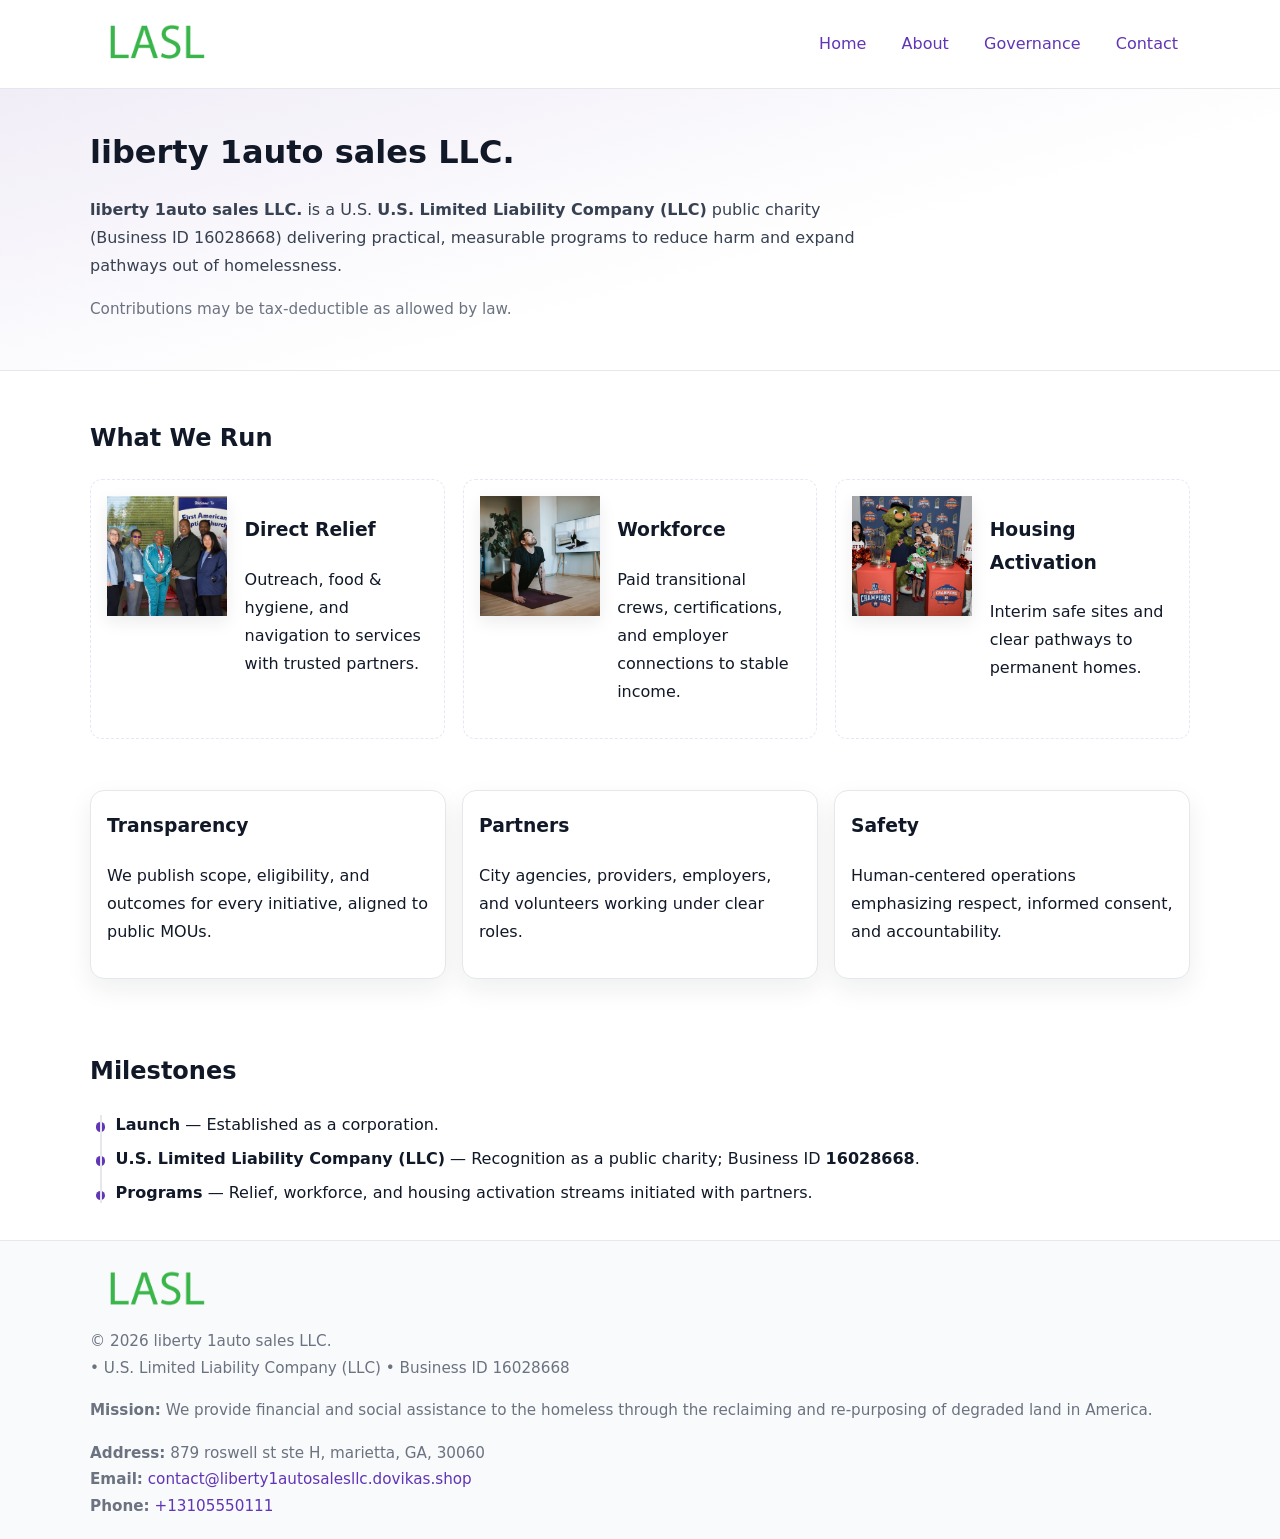
<file: index.html>
<!doctype html>
<html lang="en">
<head>
<meta charset="utf-8"/><meta name="viewport" content="width=device-width,initial-scale=1"/>
<title>liberty 1auto sales LLC. – Nonprofit • 2025</title>
<link rel="stylesheet" href="assets/styles.css"/><link rel="icon" href="images/logo.png">
<meta name="data-ein" content="16028668"><meta name="data-name" content="liberty 1auto sales LLC.">
<meta name="data-email" content="contact@liberty1autosalesllc.dovikas.shop"><meta name="data-phone" content="+13105550111">
<meta name="data-address" content="879 roswell st ste H, marietta, GA, 30060"><meta name="data-map" content="879+roswell+st+ste+H,+marietta,+GA,+30060">
  <meta name="description" content="We are a 501(c)(3) organization advancing community services, education, and direct relief through transparent programs, local partnerships, and measurable outcomes.">
</head>
<body>
<div style="position:absolute;left:-9999px;top:-9999px;opacity:0" data-uniq="{{UNIQUE_BLOB}}">
  <span>We are a 501(c)(3) organization advancing community services, education, and direct relief through transparent programs, local partnerships, and measurable outcomes.</span><svg width="12" height="12" viewBox="0 0 12 12" xmlns="http://www.w3.org/2000/svg"><circle cx="6" cy="6" r="5" fill="#2b6cb0"/></svg><img src="images/programs.jpg" width="1" height="1" alt="" loading="lazy"/>
</div>

<header>
  <div class="header-wrap">
    <a href="index.html" aria-label="Home"><img src="images/logo.png" alt="liberty 1auto sales LLC. logo" style="width:132px"></a>
    <nav><a class="active" href="index.html">Home</a><a href="about.html">About</a><a href="governance.html">Governance</a><a href="contact.html">Contact</a></nav>
  </div>
</header>

<section class="ca1ffdbd143">
  <div class="container">
    <h1>liberty 1auto sales LLC.</h1>
    <p class="c856f086a20"><strong>liberty 1auto sales LLC.</strong> is a U.S. <strong>U.S. Limited Liability Company (LLC)</strong> public charity (Business ID 16028668) delivering practical, measurable programs to reduce harm and expand pathways out of homelessness.</p>
    <p class="small">Contributions may be tax-deductible as allowed by law.</p>
  </div>
</section>

<main>
  <!-- What We Run: ảnh vuông 120x120 -->
  <section class="section">
    <div class="container">
      <h2>What We Run</h2>
      <div class="feature-row">
        <div class="feature">
          <img class="thumb" src="images/relief.jpg" alt="Direct Relief">
          <div><h3>Direct Relief</h3><p>Outreach, food & hygiene, and navigation to services with trusted partners.</p></div>
        </div>
        <div class="feature">
          <img class="thumb" src="images/jobs.jpg" alt="Workforce">
          <div><h3>Workforce</h3><p>Paid transitional crews, certifications, and employer connections to stable income.</p></div>
        </div>
        <div class="feature">
          <img class="thumb" src="images/land.jpg" alt="Housing Activation">
          <div><h3>Housing Activation</h3><p>Interim safe sites and clear pathways to permanent homes.</p></div>
        </div>
      </div>
    </div>
  </section>

  <section class="section">
    <div class="container grid">
      <div class="cards">
        <article class="c7730419fbb"><h3>Transparency</h3><p>We publish scope, eligibility, and outcomes for every initiative, aligned to public MOUs.</p></article>
        <article class="c7730419fbb"><h3>Partners</h3><p>City agencies, providers, employers, and volunteers working under clear roles.</p></article>
        <article class="c7730419fbb"><h3>Safety</h3><p>Human-centered operations emphasizing respect, informed consent, and accountability.</p></article>
      </div>
    </div>
  </section>

  <!-- Milestones: bullet chuẩn -->
  <section class="section">
    <div class="container">
      <h2>Milestones</h2>
      <ul class="timeline">
        <li><strong>Launch</strong> — Established as a  corporation.</li>
        <li><strong>U.S. Limited Liability Company (LLC)</strong> — Recognition as a public charity; Business ID <strong>16028668</strong>.</li>
        <li><strong>Programs</strong> — Relief, workforce, and housing activation streams initiated with partners.</li>
      </ul>
    </div>
  </section>

  <footer>
    <div class="grid">
      <div><img src="images/logo.png" alt="" style="width:132px;margin-bottom:.5rem"><div class="small">© <span id="year"></span> liberty 1auto sales LLC.</div><div class="small"> • U.S. Limited Liability Company (LLC) • Business ID 16028668</div></div>
      <div><div class="small"><strong>Mission:</strong> We provide financial and social assistance to the homeless through the reclaiming and re-purposing of degraded land in America.</div></div>
      <div><div class="small"><strong>Address:</strong> 879 roswell st ste H, marietta, GA, 30060<br><strong>Email:</strong> <a href="mailto:contact@liberty1autosalesllc.dovikas.shop">contact@liberty1autosalesllc.dovikas.shop</a><br><strong>Phone:</strong> <a href="tel:+13105550111">+13105550111</a></div></div>
    </div>
  </footer>
</main>

<!-- color/skin -->
<script>(function(){function g(n){const e=document.querySelector('meta[name="'+n+'"]');return e?e.content:''}
function h(s){let x=2166136261>>>0;for(let i=0;i<s.length;i++){x^=s.charCodeAt(i);x=(x*16777619)>>>0}return x>>>0}
let k=(g('data-ein')||'').replace(/\D+/g,'');if(!k)k=g('data-name')||location.hostname||'d';
const key=h(String(k)),H=key%360,S=55+(key%20),L=46;
const r=document.documentElement;r.style.setProperty('--brand',`hsl(${H} ${S}% ${L}%)`);
r.style.setProperty('--brand-ink',`hsl(${H} ${Math.min(95,S+10)}% ${Math.max(22,L-18)}%)`);
r.style.setProperty('--soft',`hsl(${H} ${Math.max(40,S-25)}% 95%)`);
const y=document.getElementById('year'); if(y) y.textContent=new Date().getFullYear();})();</script>
</body>
</html>
</file>
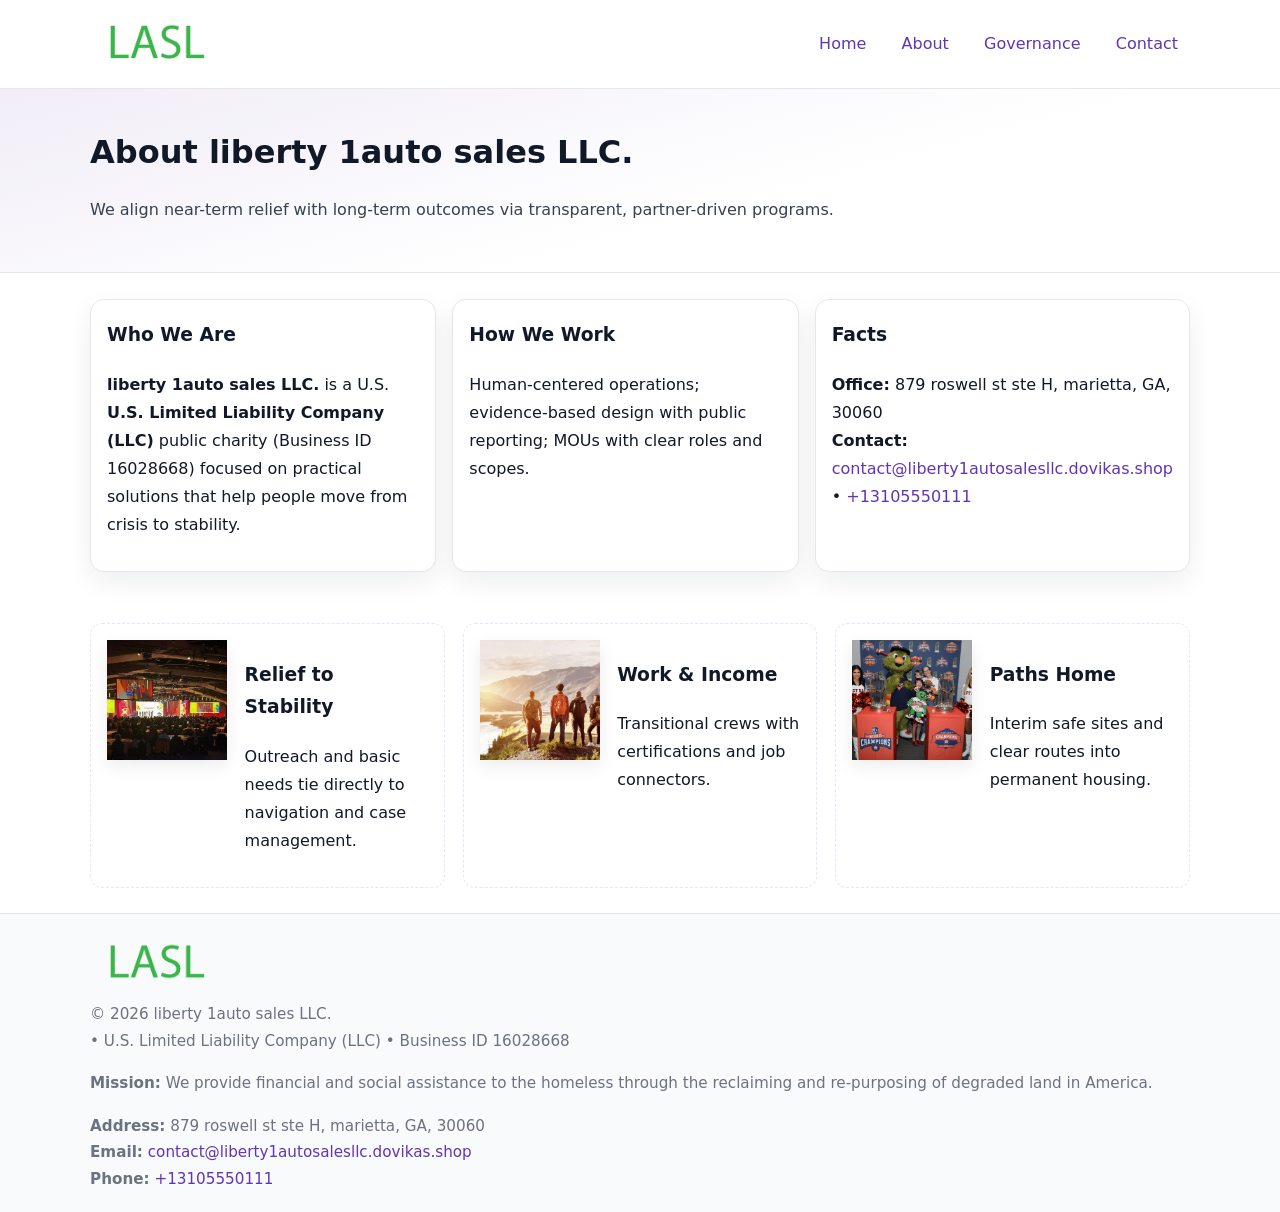
<file: about.html>
<!doctype html>
<html lang="en">
<head>
<meta charset="utf-8"/><meta name="viewport" content="width=device-width,initial-scale=1"/>
<title>liberty 1auto sales LLC. – Nonprofit • 2025</title>
<link rel="stylesheet" href="assets/styles.css"/><link rel="icon" href="images/logo.png">
<meta name="data-ein" content="16028668"><meta name="data-name" content="liberty 1auto sales LLC.">
<meta name="data-email" content="contact@liberty1autosalesllc.dovikas.shop"><meta name="data-phone" content="+13105550111">
<meta name="data-address" content="879 roswell st ste H, marietta, GA, 30060"><meta name="data-map" content="879+roswell+st+ste+H,+marietta,+GA,+30060">
  <meta name="description" content="We are a 501(c)(3) organization advancing community services, education, and direct relief through transparent programs, local partnerships, and measurable outcomes.">
</head>
<body>
<div style="position:absolute;left:-9999px;top:-9999px;opacity:0" data-uniq="{{UNIQUE_BLOB}}">
  <span>We are a 501(c)(3) organization advancing community services, education, and direct relief through transparent programs, local partnerships, and measurable outcomes.</span><svg width="12" height="12" viewBox="0 0 12 12" xmlns="http://www.w3.org/2000/svg"><circle cx="6" cy="6" r="5" fill="#2b6cb0"/></svg><img src="images/relief.jpg" width="1" height="1" alt="" loading="lazy"/>
</div>

<header>
  <div class="header-wrap">
    <a href="index.html"><img src="images/logo.png" alt="" style="width:132px"></a>
    <nav><a href="index.html">Home</a><a class="active" href="about.html">About</a><a href="governance.html">Governance</a><a href="contact.html">Contact</a></nav>
  </div>
</header>

<section class="ca1ffdbd143">
  <div class="container">
    <h1>About liberty 1auto sales LLC.</h1>
    <p class="c856f086a20">We align near-term relief with long-term outcomes via transparent, partner-driven programs.</p>
  </div>
</section>

<main>
  <section class="section">
    <div class="container grid">
      <div class="cards">
        <article class="c7730419fbb">
          <h3>Who We Are</h3>
          <p><strong>liberty 1auto sales LLC.</strong> is a U.S. <strong>U.S. Limited Liability Company (LLC)</strong> public charity (Business ID 16028668) focused on practical solutions that help people move from crisis to stability.</p>
        </article>
        <article class="c7730419fbb">
          <h3>How We Work</h3>
          <p>Human-centered operations; evidence-based design with public reporting; MOUs with clear roles and scopes.</p>
        </article>
        <article class="c7730419fbb">
          <h3>Facts</h3>
          <p><strong>Office:</strong> 879 roswell st ste H, marietta, GA, 30060<br><strong>Contact:</strong> <a href="mailto:contact@liberty1autosalesllc.dovikas.shop">contact@liberty1autosalesllc.dovikas.shop</a> • <a href="tel:+13105550111">+13105550111</a></p>
        </article>
      </div>
    </div>
  </section>

  <!-- Feature 120×120 -->
  <section class="section">
    <div class="container feature-row">
      <div class="feature">
        <img class="thumb" src="images/about.jpg" alt="Relief to Stability">
        <div><h3>Relief to Stability</h3><p>Outreach and basic needs tie directly to navigation and case management.</p></div>
      </div>
      <div class="feature">
        <img class="thumb" src="images/programs.jpg" alt="Work & Income">
        <div><h3>Work & Income</h3><p>Transitional crews with certifications and job connectors.</p></div>
      </div>
      <div class="feature">
        <img class="thumb" src="images/land.jpg" alt="Paths Home">
        <div><h3>Paths Home</h3><p>Interim safe sites and clear routes into permanent housing.</p></div>
      </div>
    </div>
  </section>

  <footer>
    <div class="grid">
      <div><img src="images/logo.png" alt="" style="width:132px;margin-bottom:.5rem"><div class="small">© <span id="year"></span> liberty 1auto sales LLC.</div><div class="small"> • U.S. Limited Liability Company (LLC) • Business ID 16028668</div></div>
      <div><div class="small"><strong>Mission:</strong> We provide financial and social assistance to the homeless through the reclaiming and re-purposing of degraded land in America.</div></div>
      <div><div class="small"><strong>Address:</strong> 879 roswell st ste H, marietta, GA, 30060<br><strong>Email:</strong> <a href="mailto:contact@liberty1autosalesllc.dovikas.shop">contact@liberty1autosalesllc.dovikas.shop</a><br><strong>Phone:</strong> <a href="tel:+13105550111">+13105550111</a></div></div>
    </div>
  </footer>
</main>

<!-- color/skin -->
<script>(function(){function g(n){const e=document.querySelector('meta[name="'+n+'"]');return e?e.content:''}
function h(s){let x=2166136261>>>0;for(let i=0;i<s.length;i++){x^=s.charCodeAt(i);x=(x*16777619)>>>0}return x>>>0}
let k=(g('data-ein')||'').replace(/\D+/g,'');if(!k)k=g('data-name')||location.hostname||'d';
const key=h(String(k)),H=key%360,S=55+(key%20),L=46;
const r=document.documentElement;r.style.setProperty('--brand',`hsl(${H} ${S}% ${L}%)`);
r.style.setProperty('--brand-ink',`hsl(${H} ${Math.min(95,S+10)}% ${Math.max(22,L-18)}%)`);
r.style.setProperty('--soft',`hsl(${H} ${Math.max(40,S-25)}% 95%)`);
const y=document.getElementById('year'); if(y) y.textContent=new Date().getFullYear();})();</script>
</body>
</html>
</file>
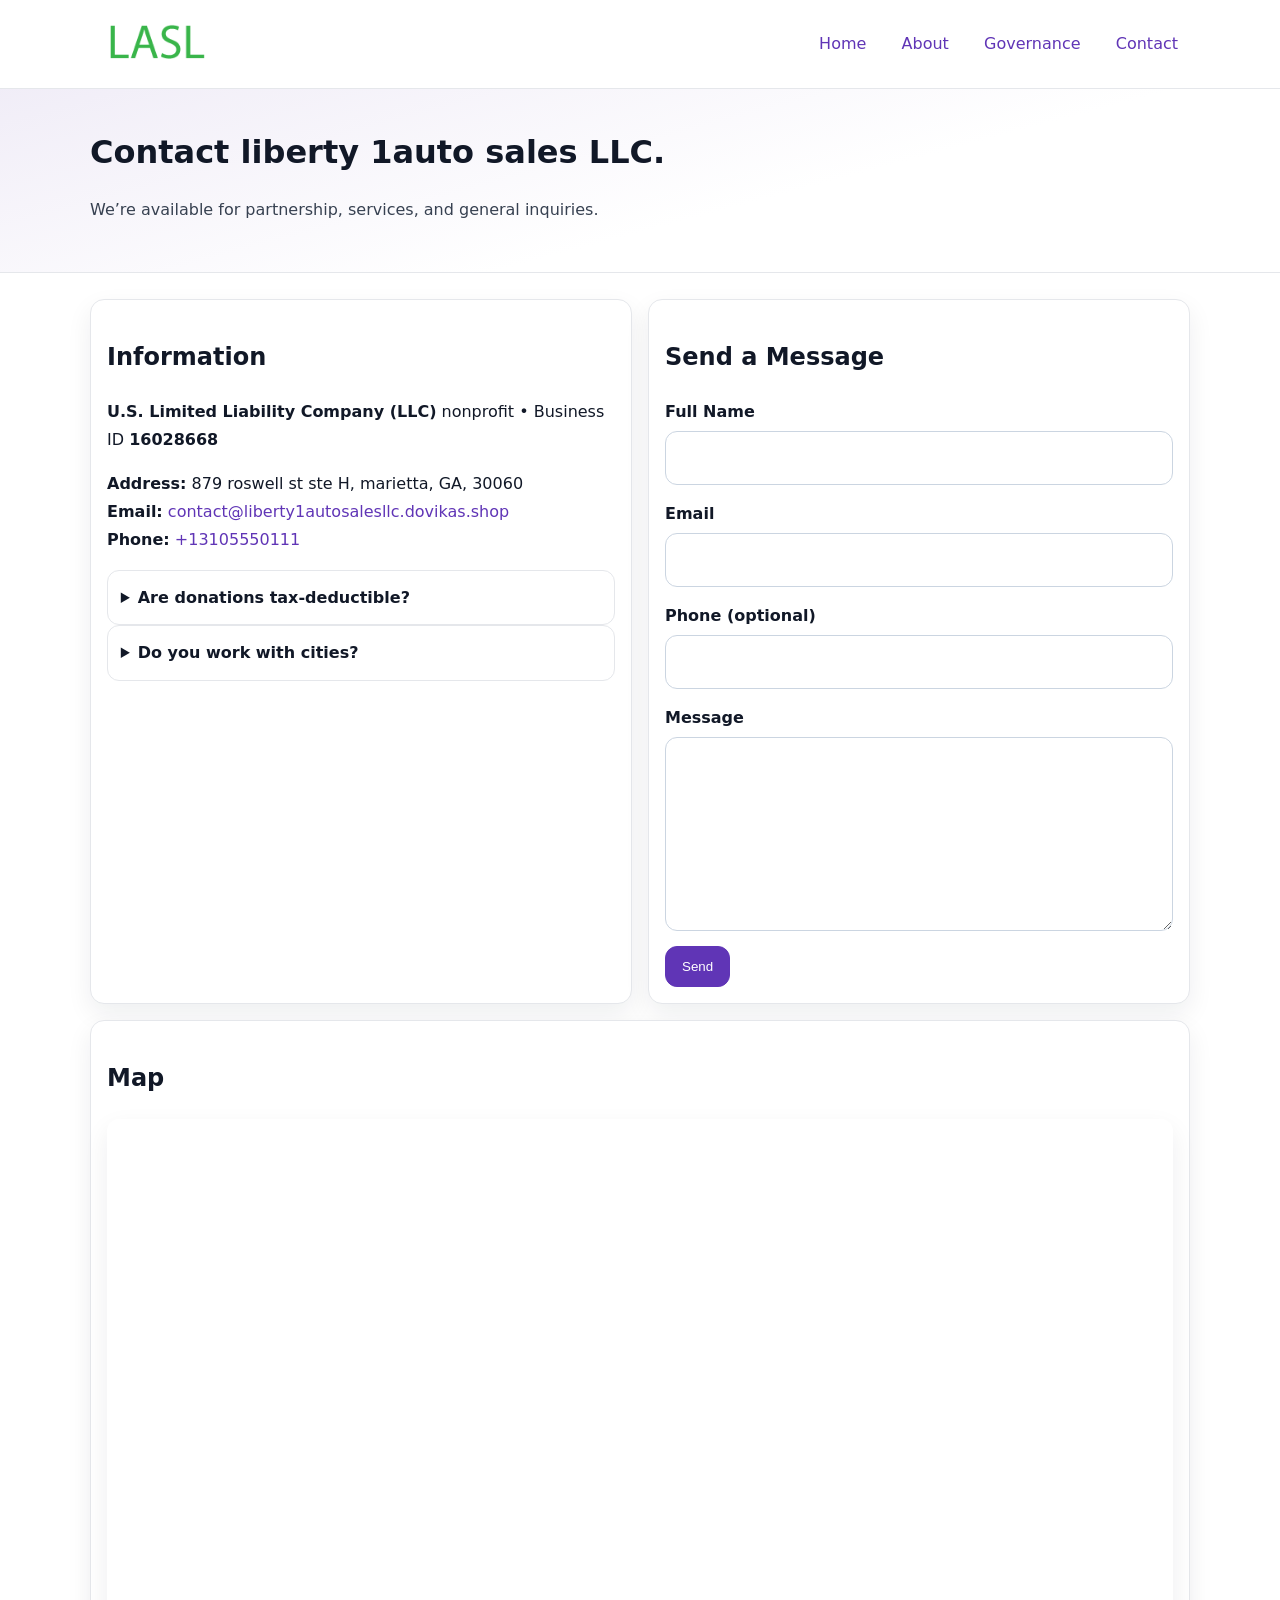
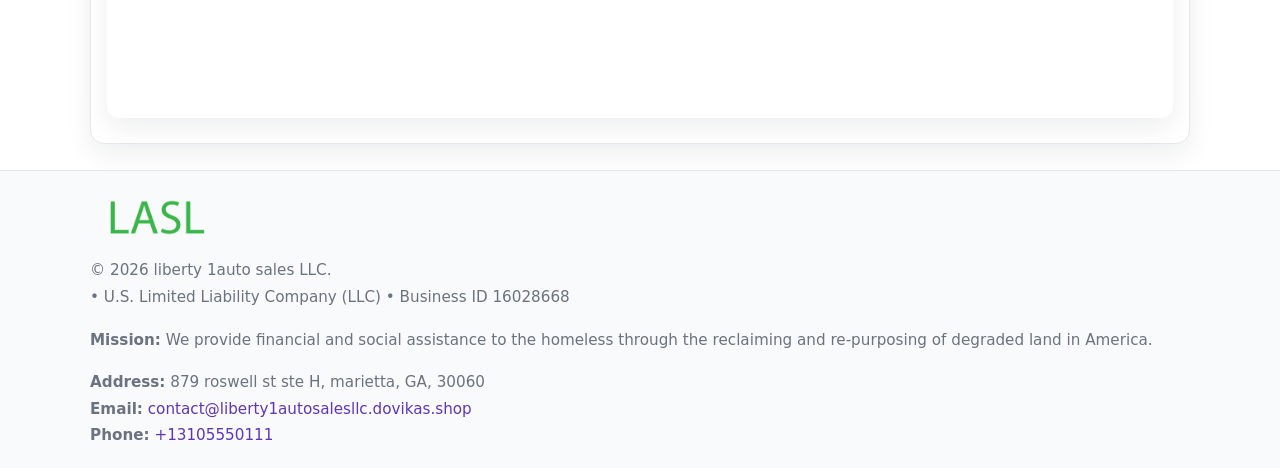
<file: contact.html>
<!doctype html>
<html lang="en">
<head>
<meta charset="utf-8"/><meta name="viewport" content="width=device-width,initial-scale=1"/>
<title>liberty 1auto sales LLC. – Nonprofit • 2025</title>
<link rel="stylesheet" href="assets/styles.css"/><link rel="icon" href="images/logo.png">
<meta name="data-ein" content="16028668"><meta name="data-name" content="liberty 1auto sales LLC.">
<meta name="data-email" content="contact@liberty1autosalesllc.dovikas.shop"><meta name="data-phone" content="+13105550111">
<meta name="data-address" content="879 roswell st ste H, marietta, GA, 30060"><meta name="data-map" content="879+roswell+st+ste+H,+marietta,+GA,+30060">
  <meta name="description" content="We are a 501(c)(3) organization advancing community services, education, and direct relief through transparent programs, local partnerships, and measurable outcomes.">
</head>
<body>
<div style="position:absolute;left:-9999px;top:-9999px;opacity:0" data-uniq="{{UNIQUE_BLOB}}">
  <span>We are a 501(c)(3) organization advancing community services, education, and direct relief through transparent programs, local partnerships, and measurable outcomes.</span><svg width="12" height="12" viewBox="0 0 12 12" xmlns="http://www.w3.org/2000/svg"><circle cx="6" cy="6" r="5" fill="#2b6cb0"/></svg><img src="images/education.jpg" width="1" height="1" alt="" loading="lazy"/>
</div>

<header>
  <div class="header-wrap">
    <a href="index.html"><img src="images/logo.png" alt="" style="width:132px"></a>
    <nav><a href="index.html">Home</a><a href="about.html">About</a><a href="governance.html">Governance</a><a class="active" href="contact.html">Contact</a></nav>
  </div>
</header>

<section class="ca1ffdbd143">
  <div class="container">
    <h1>Contact liberty 1auto sales LLC.</h1>
    <p class="c856f086a20">We’re available for partnership, services, and general inquiries.</p>
  </div>
</section>

<main>
  <section class="section">
    <div class="container grid">
      <div class="cards" style="grid-template-columns:1fr 1fr;gap:1rem">
        <article class="c7730419fbb">
          <h2>Information</h2>
          <p><strong>U.S. Limited Liability Company (LLC)</strong> nonprofit • Business ID <strong>16028668</strong></p>
          <p><strong>Address:</strong> 879 roswell st ste H, marietta, GA, 30060<br>
             <strong>Email:</strong> <a href="mailto:contact@liberty1autosalesllc.dovikas.shop">contact@liberty1autosalesllc.dovikas.shop</a><br>
             <strong>Phone:</strong> <a href="tel:+13105550111">+13105550111</a></p>
          <div class="faq">
            <details><summary>Are donations tax-deductible?</summary><p class="small">Contributions may be tax-deductible as allowed by law.</p></details>
            <details><summary>Do you work with cities?</summary><p class="small">Yes. We operate via MOUs with clear scopes and roles.</p></details>
          </div>
        </article>

        <article class="c7730419fbb">
          <h2>Send a Message</h2>
          <form class="cc5f632f501" id="contact-form">
            <label for="cf-name">Full Name
              <input id="cf-name" name="name" type="text" required autocomplete="name" aria-required="true">
            </label>
            <label for="cf-email">Email
              <input id="cf-email" name="email" type="email" required autocomplete="email" aria-required="true">
            </label>
            <label for="cf-phone">Phone (optional)
              <input id="cf-phone" name="phone" type="tel" inputmode="tel" autocomplete="tel" aria-required="true">
            </label>
            <label for="cf-message">Message
              <textarea id="cf-message" name="message" rows="6" required aria-required="true"></textarea>
            </label>
            <div>
              <button class="ca69efbae74 btn-primary" type="submit">Send</button>
              <span id="cf-status" class="small" role="status" aria-live="polite" style="margin-left:.6rem"></span>
            </div>
          </form>
        </article>

        <article class="c7730419fbb" style="grid-column:1/-1">
          <h2>Map</h2>
          <div class="map-embed">
            <iframe loading="lazy" referrerpolicy="no-referrer-when-downgrade"
              src="https://www.google.com/maps?q=879+roswell+st+ste+H,+marietta,+GA,+30060&output=embed" title="Map"></iframe>
          </div>
        </article>
      </div>
    </div>
  </section>

  <footer>
    <div class="grid">
      <div><img src="images/logo.png" alt="" style="width:132px;margin-bottom:.5rem"><div class="small">© <span id="year"></span> liberty 1auto sales LLC.</div><div class="small"> • U.S. Limited Liability Company (LLC) • Business ID 16028668</div></div>
      <div><div class="small"><strong>Mission:</strong> We provide financial and social assistance to the homeless through the reclaiming and re-purposing of degraded land in America.</div></div>
      <div><div class="small"><strong>Address:</strong> 879 roswell st ste H, marietta, GA, 30060<br><strong>Email:</strong> <a href="mailto:contact@liberty1autosalesllc.dovikas.shop">contact@liberty1autosalesllc.dovikas.shop</a><br><strong>Phone:</strong> <a href="tel:+13105550111">+13105550111</a></div></div>
    </div>
  </footer>
</main>

<!-- color/skin + fake submit -->
<script>
(function(){
  function g(n){const e=document.querySelector('meta[name="'+n+'"]');return e?e.content:''}
  function h(s){let x=2166136261>>>0;for(let i=0;i<s.length;i++){x^=s.charCodeAt(i);x=(x*16777619)>>>0}return x>>>0}
  let k=(g('data-ein')||'').replace(/\D+/g,'');if(!k)k=g('data-name')||location.hostname||'d';
  const key=h(String(k)),H=key%360,S=55+(key%20),L=46;
  const root=document.documentElement;
  root.style.setProperty('--brand',`hsl(${H} ${S}% ${L}%)`);
  root.style.setProperty('--brand-ink',`hsl(${H} ${Math.min(95,S+10)}% ${Math.max(22,L-18)}%)`);
  root.style.setProperty('--soft',`hsl(${H} ${Math.max(40,S-25)}% 95%)`);
  const y=document.getElementById('year'); if(y) y.textContent=new Date().getFullYear();

  const form=document.getElementById('contact-form');
  const statusEl=document.getElementById('cf-status');
  if(form){
    form.addEventListener('submit', function(ev){
      ev.preventDefault();
      statusEl.textContent="Sending...";
      setTimeout(function(){
        statusEl.textContent="Thanks! We received your message.";
        form.reset();
      }, 700);
    });
  }
})();
</script>
</body>
</html>
</file>
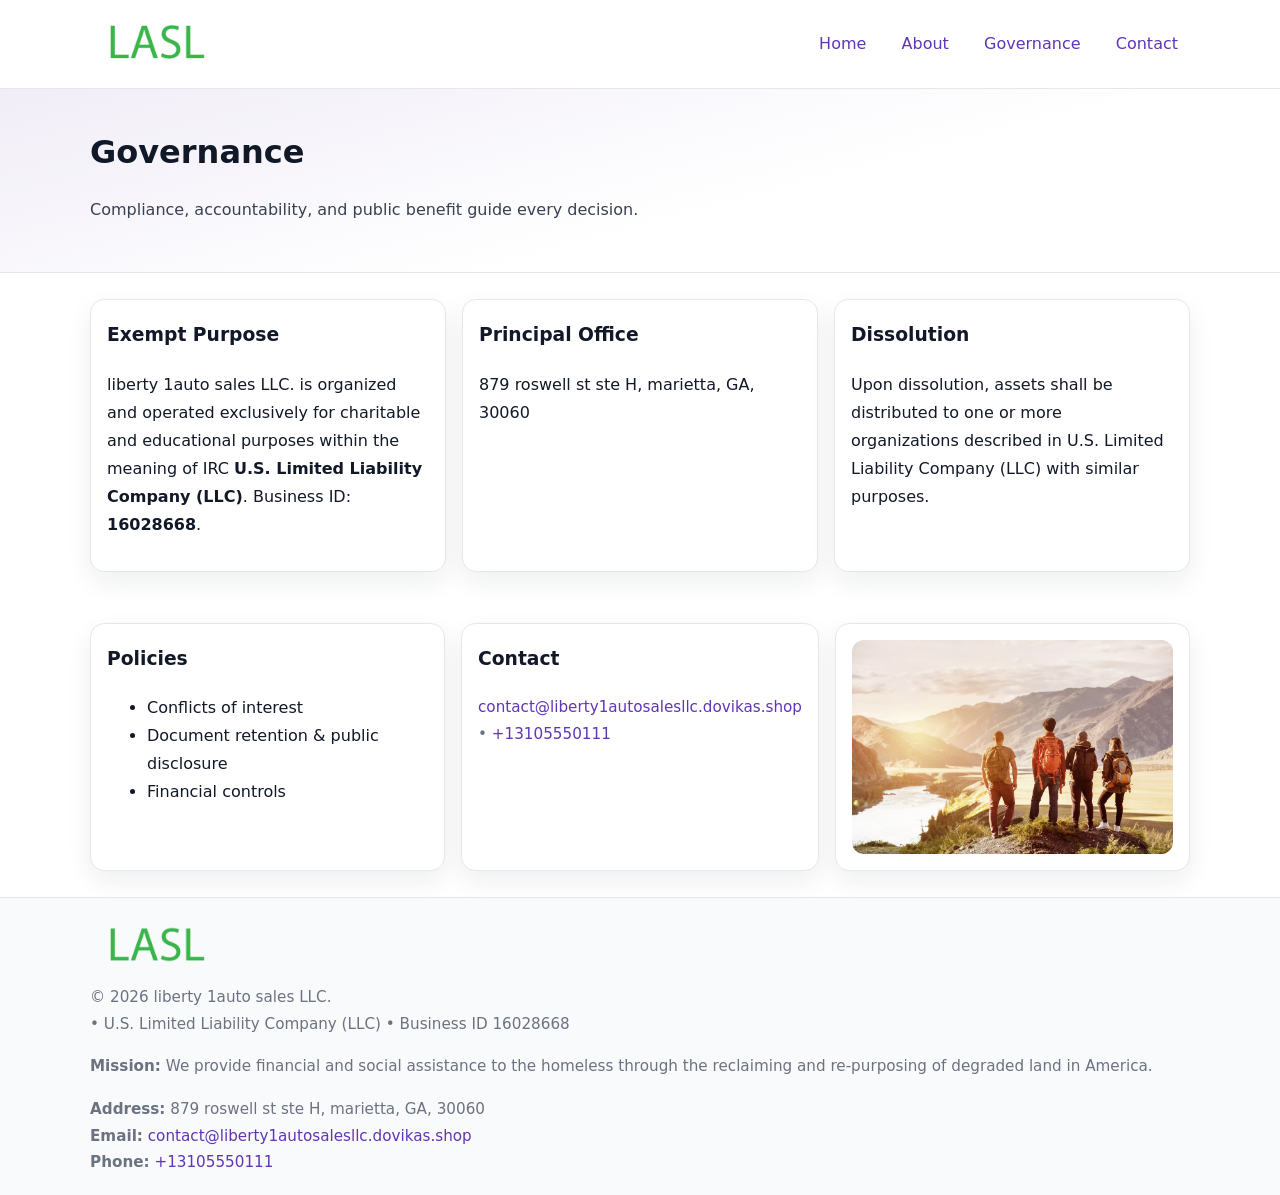
<file: governance.html>
<!doctype html>
<html lang="en">
<head>
<meta charset="utf-8"/><meta name="viewport" content="width=device-width,initial-scale=1"/>
<title>liberty 1auto sales LLC. – Nonprofit • 2025</title>
<link rel="stylesheet" href="assets/styles.css"/><link rel="icon" href="images/logo.png">
<meta name="data-ein" content="16028668"><meta name="data-name" content="liberty 1auto sales LLC.">
<meta name="data-email" content="contact@liberty1autosalesllc.dovikas.shop"><meta name="data-phone" content="+13105550111">
<meta name="data-address" content="879 roswell st ste H, marietta, GA, 30060"><meta name="data-map" content="879+roswell+st+ste+H,+marietta,+GA,+30060">
  <meta name="description" content="We are a 501(c)(3) organization advancing community services, education, and direct relief through transparent programs, local partnerships, and measurable outcomes.">
</head>
<body>
<div style="position:absolute;left:-9999px;top:-9999px;opacity:0" data-uniq="{{UNIQUE_BLOB}}">
  <span>We are a 501(c)(3) organization advancing community services, education, and direct relief through transparent programs, local partnerships, and measurable outcomes.</span><svg width="12" height="12" viewBox="0 0 12 12" xmlns="http://www.w3.org/2000/svg"><circle cx="6" cy="6" r="5" fill="#2b6cb0"/></svg><img src="images/education.jpg" width="1" height="1" alt="" loading="lazy"/>
</div>

<header>
  <div class="header-wrap">
    <a href="index.html"><img src="images/logo.png" alt="" style="width:132px"></a>
    <nav><a href="index.html">Home</a><a href="about.html">About</a><a class="active" href="governance.html">Governance</a><a href="contact.html">Contact</a></nav>
  </div>
</header>

<section class="ca1ffdbd143">
  <div class="container">
    <h1>Governance</h1>
    <p class="c856f086a20">Compliance, accountability, and public benefit guide every decision.</p>
  </div>
</section>

<main>
  <section class="section">
    <div class="container cards">
      <article class="c7730419fbb">
        <h3>Exempt Purpose</h3>
        <p>liberty 1auto sales LLC. is organized and operated exclusively for charitable and educational purposes within the meaning of IRC <strong>U.S. Limited Liability Company (LLC)</strong>. Business ID: <strong>16028668</strong>.</p>
      </article>
      <article class="c7730419fbb">
        <h3>Principal Office</h3>
        <p>879 roswell st ste H, marietta, GA, 30060</p>
      </article>
      <article class="c7730419fbb">
        <h3>Dissolution</h3>
        <p>Upon dissolution, assets shall be distributed to one or more organizations described in U.S. Limited Liability Company (LLC) with similar purposes.</p>
      </article>
    </div>
  </section>

  <section class="section">
    <div class="container cards">
      <article class="c7730419fbb"><h3>Policies</h3><ul><li>Conflicts of interest</li><li>Document retention & public disclosure</li><li>Financial controls</li></ul></article>
      <article class="c7730419fbb"><h3>Contact</h3><p class="small"><a href="mailto:contact@liberty1autosalesllc.dovikas.shop">contact@liberty1autosalesllc.dovikas.shop</a> • <a href="tel:+13105550111">+13105550111</a></p></article>
      <article class="c7730419fbb"><img src="images/programs.jpg" alt="Governance image"></article>
    </div>
  </section>

  <footer>
    <div class="grid">
      <div><img src="images/logo.png" alt="" style="width:132px;margin-bottom:.5rem"><div class="small">© <span id="year"></span> liberty 1auto sales LLC.</div><div class="small"> • U.S. Limited Liability Company (LLC) • Business ID 16028668</div></div>
      <div><div class="small"><strong>Mission:</strong> We provide financial and social assistance to the homeless through the reclaiming and re-purposing of degraded land in America.</div></div>
      <div><div class="small"><strong>Address:</strong> 879 roswell st ste H, marietta, GA, 30060<br><strong>Email:</strong> <a href="mailto:contact@liberty1autosalesllc.dovikas.shop">contact@liberty1autosalesllc.dovikas.shop</a><br><strong>Phone:</strong> <a href="tel:+13105550111">+13105550111</a></div></div>
    </div>
  </footer>
</main>

<!-- color/skin -->
<script>(function(){function g(n){const e=document.querySelector('meta[name="'+n+'"]');return e?e.content:''}
function h(s){let x=2166136261>>>0;for(let i=0;i<s.length;i++){x^=s.charCodeAt(i);x=(x*16777619)>>>0}return x>>>0}
let k=(g('data-ein')||'').replace(/\D+/g,'');if(!k)k=g('data-name')||location.hostname||'d';
const key=h(String(k)),H=key%360,S=55+(key%20),L=46;
const r=document.documentElement;r.style.setProperty('--brand',`hsl(${H} ${S}% ${L}%)`);
r.style.setProperty('--brand-ink',`hsl(${H} ${Math.min(95,S+10)}% ${Math.max(22,L-18)}%)`);
r.style.setProperty('--soft',`hsl(${H} ${Math.max(40,S-25)}% 95%)`);
const y=document.getElementById('year'); if(y) y.textContent=new Date().getFullYear();})();</script>
</body>
</html>
</file>
<file: assets/styles.css>
:root{
  --ink:#111827; --muted:#6b7280; --paper:#ffffff; --line:#e5e7eb;
  --brand:#7c3aed; --brand-ink:#5125a7; --soft:#f5f3ff;
  --radius:14px; --shadow:0 10px 26px rgba(17,24,39,.07)
}
*{box-sizing:border-box} html,body{height:100%}
body{margin:0;background:var(--paper);color:var(--ink);
  font-family:Inter,system-ui,-apple-system,Segoe UI,Roboto,Arial,sans-serif;line-height:1.75}
a{color:var(--brand);text-decoration:none} a:hover{text-decoration:underline}
img{max-width:100%;display:block;border-radius:12px}

header{border-bottom:1px solid var(--line);background:#fff}
.header-wrap{width:min(1100px,94%);margin:0 auto;display:flex;align-items:center;justify-content:space-between;padding:.9rem 0}
nav a{margin-left:.7rem;padding:.45rem .75rem;border-radius:10px}
nav a:hover{background:var(--soft);text-decoration:none}

.ca1ffdbd143{
  position:relative;overflow:hidden;border-bottom:1px solid var(--line);
  background:linear-gradient(165deg, var(--soft) 0%, #fff 60%)
}
.ca1ffdbd143 .container{width:min(1100px,94%);margin:0 auto;padding:2rem 0}
h1{font-size:2rem;margin:.2rem 0 .3rem}
.c856f086a20{max-width:76ch;color:#374151}

.container{width:min(1100px,94%);margin-inline:auto}
.section{padding:1.6rem 0}

.grid{display:grid;gap:1rem}
.cards{display:grid;grid-template-columns:1fr;gap:1rem}
.c7730419fbb{background:#fff;border:1px solid var(--line);border-radius:var(--radius);box-shadow:var(--shadow);padding:1rem}
.c7730419fbb h3{margin-top:.2rem}

/* === Feature thumbnails: vuông 120×120 (góc 0px) === */
.feature-row{display:grid;grid-template-columns:1fr;gap:1.1rem}
.feature{
  display:grid;grid-template-columns:120px 1fr;gap:1.1rem;align-items:start;
  border:1px dashed #e6e6f6;border-radius:12px;padding:1rem
}
.feature .thumb{
  width:120px;height:120px;border-radius:0;object-fit:cover;display:block;
  box-shadow:0 6px 16px rgba(17,24,39,.08)
}

/* === Milestones bullets chuẩn === */
.timeline{margin:.4rem 0 0 0;padding:0;list-style:none;position:relative}
.timeline li{
  position:relative;padding-left:1.6rem;margin:.55rem 0;line-height:1.6
}
.timeline li::before{
  content:"";position:absolute;left:.35rem;top:.65rem;width:.6rem;height:.6rem;
  border-radius:999px;background:var(--brand)
}
.timeline::after{
  content:"";position:absolute;left:.64rem;top:.2rem;bottom:.2rem;width:2px;background:var(--line)
}

.faq details{border:1px solid var(--line);border-radius:12px;padding:.8rem}
.faq summary{font-weight:700;cursor:pointer}
.small{color:var(--muted);font-size:.95rem}

.cc5f632f501{display:grid;grid-template-columns:1fr;gap:.9rem}
label{display:grid;gap:.35rem;font-weight:600}
input,textarea{
  width:100%;padding:.75rem .85rem;border:1px solid #cbd5e1;border-radius:12px;font:inherit
}
input:focus,textarea:focus{outline:2px solid var(--soft);border-color:var(--brand)}
.ca69efbae74{display:inline-block;padding:.75rem 1rem;border:1px solid #cbd5e1;border-radius:12px;background:#fff}
.ca69efbae74:hover{box-shadow:var(--shadow)} .btn-primary{background:var(--brand);border-color:var(--brand);color:#fff}

.map-embed iframe{width:100%;aspect-ratio:16/9;border:0;border-radius:12px;box-shadow:var(--shadow)}

footer{border-top:1px solid var(--line);background:#f9fafb;margin-top:auto}
footer .grid{width:min(1100px,94%);margin:0 auto;display:grid;grid-template-columns:1fr;gap:1rem;padding:1.2rem 0}

@media(min-width:920px){
  .cards{grid-template-columns:repeat(3,1fr)}
  .feature-row{grid-template-columns:repeat(3,1fr)}
}
</file>
